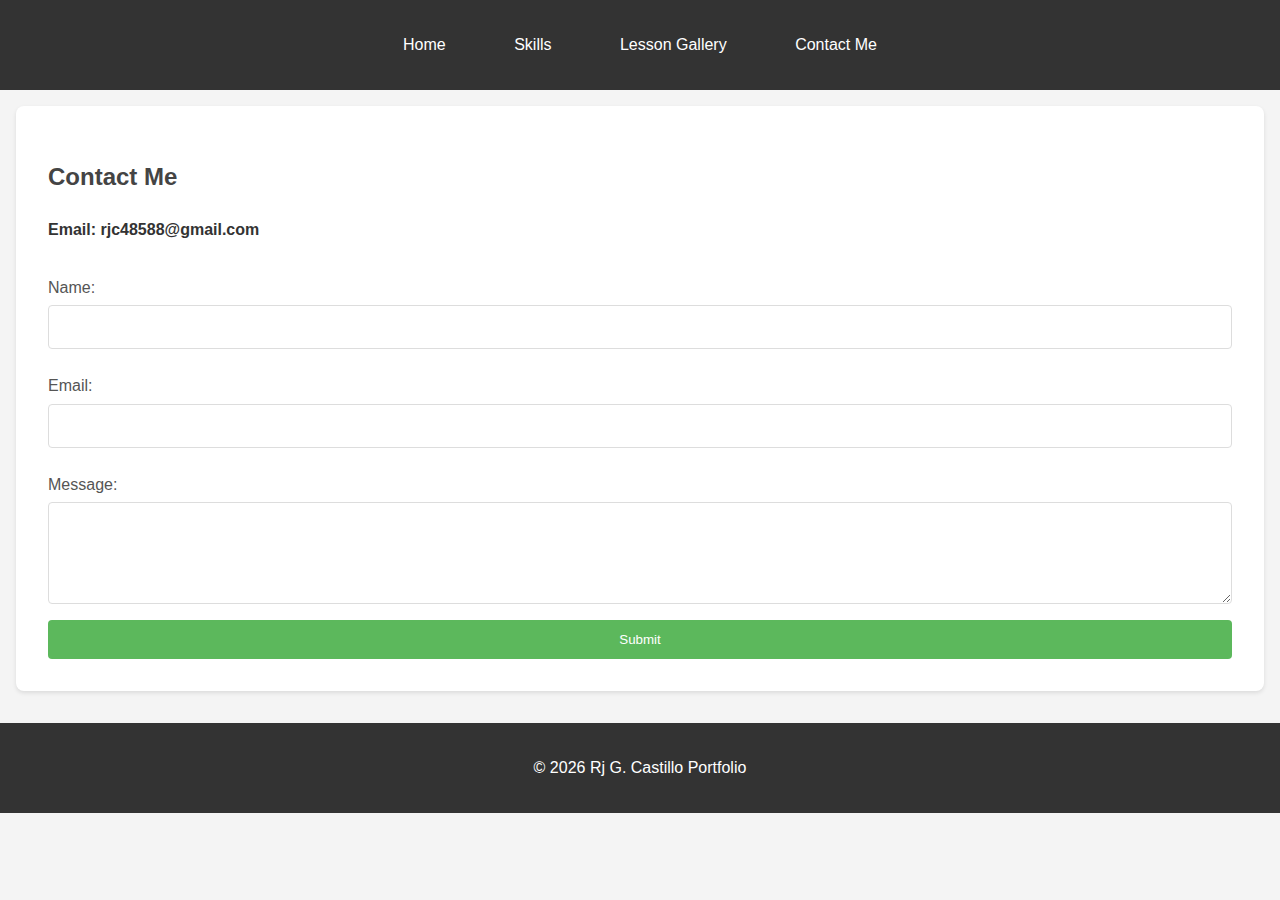
<file: Contact.html>
<!DOCTYPE html>

<html>
<head>
  <meta http-equiv="CONTENT-TYPE" content="text/html; charset=UTF-8">
  <title>Contact</title>
  <link rel="stylesheet" href="portfolio(1).css" />
  
</head>
<body>
  
  <header>
        <nav>
            <ul>
                <li><a href="index.html" class="nav-link">Home</a></li>
                <li><a href="skills.html" class="nav-link">Skills</a></li>
                <li><a href="Lesson.html" class="nav-link">Lesson Gallery</a></li>
                <li><a href="#contact" class="nav-link">Contact Me</a></li>
            </ul>
        </nav>
    </header>
<body>
         <!-- Contact Me Section -->
        <section id="contact" class="section">
            <h2>Contact Me</h2>
            <div class="contact-info">
                
                <p><h4>Email: rjc48588@gmail.com</h4></p>
            </div>
            <form id="contactForm" novalidate>
                <label for="visitorName">Name:</label>
                <input type="text" id="visitorName" name="visitorName" required />

                <label for="visitorEmail">Email:</label>
                <input type="email" id="visitorEmail" name="visitorEmail" required />

                <label for="message">Message:</label>
                <textarea id="message" name="message" rows="4" required></textarea>

                <button type="submit">Submit</button>
            </form>
        </section>
    </main>

    <script>
        // JavaScript form validation and dialog
        const form = document.getElementById('contactForm');
        form.addEventListener('submit', function(event) {
            event.preventDefault();

            const name = form.visitorName.value.trim();
            const email = form.visitorEmail.value.trim();
            const message = form.message.value.trim();

            if (!name || !email || !message) {
                alert('Please fill in all fields.');
                return;
            }

            // Simple email format check
            const emailPattern = /^[^ ]+@[^ ]+\.[a-z]{2,3}$/;
            if (!emailPattern.test(email)) {
                alert('Please enter a valid email address.');
                return;
            }

            alert(`Thank you ${name}, your message has been received!`);
            form.reset();
        });
    </script>
  <footer>
         <p>&copy; 2026 Rj G. Castillo Portfolio</p>
  </footer>
  
</body>
</html>
</file>
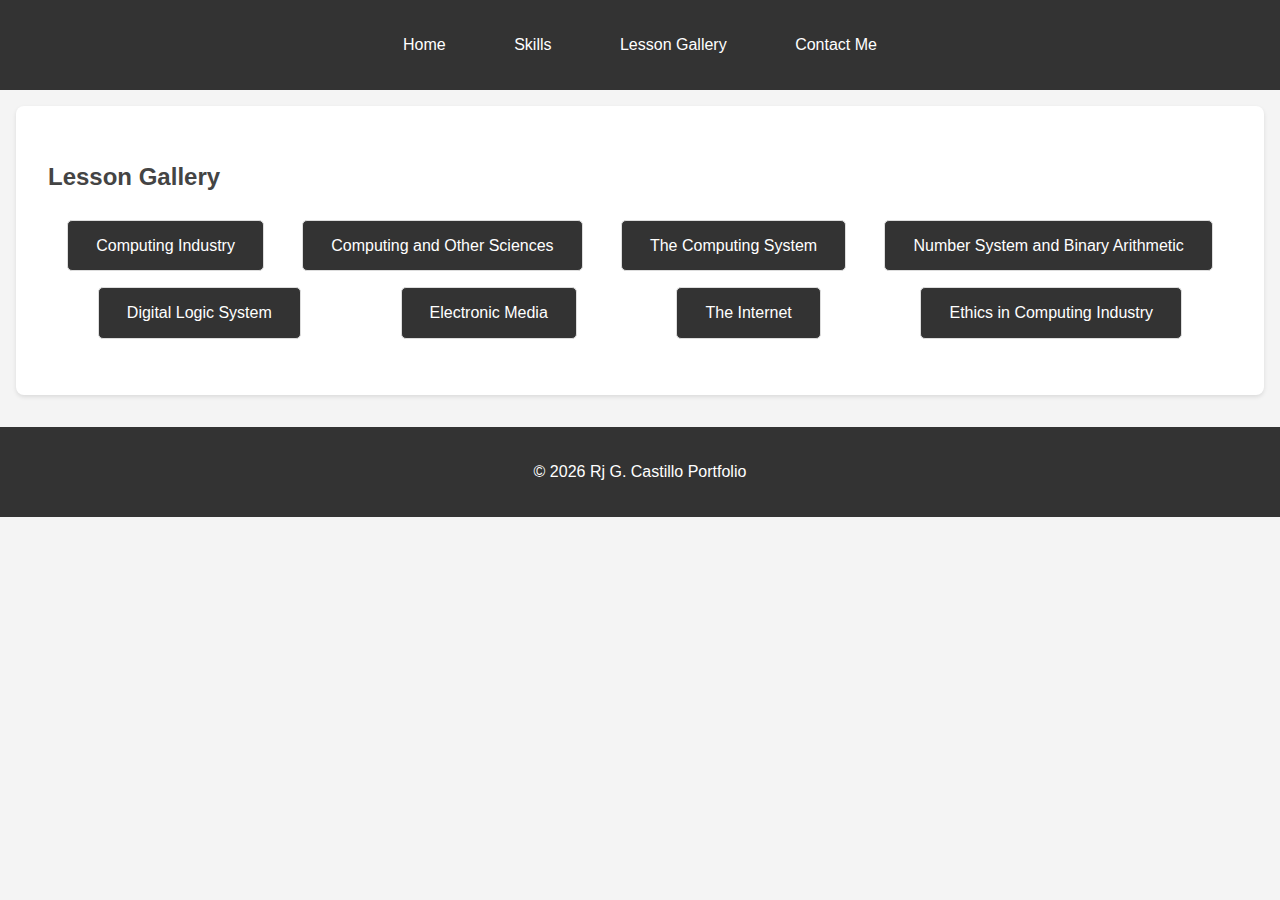
<file: Lesson.html>
<!DOCTYPE html>

<html>
<head>
  <meta http-equiv="CONTENT-TYPE" content="text/html; charset=UTF-8">
  <title>Lesson</title>
  <link rel="stylesheet" href="portfolio(1).css" />
  
</head>
<body>
  
  <header>
        <nav>
            <ul>
                <li><a href="index.html" class="nav-link">Home</a></li>
                <li><a href="skills.html" class="nav-link">Skills</a></li>
                <li><a href="#lessons" class="nav-link">Lesson Gallery</a></li>
                <li><a href="Contact.html" class="nav-link">Contact Me</a></li>
            </ul>
        </nav>
    </header>
  
              <!-- Lesson Gallery Section -->
        <section id="lessons" class="section">
            <h2>Lesson Gallery</h2>
            <ul class="lesson-list">           
                <li tabindex="0"> <a href="/storage/emulated/0/lesson1.html" class="nav-link">Computing Industry</a></li>
                <li tabindex="0"> <a href="/storage/emulated/0/lesson2.html" class="nav-link">Computing and Other Sciences</a></li>
                <li tabindex="0"> <a href="/storage/emulated/0/lesson3.html" class="nav-link">The Computing System</a></li>
                <li tabindex="0"> <a href="/storage/emulated/0/lesson4.html" class="nav-link">Number System and Binary Arithmetic</a></li>
                <li tabindex="0"> <a href="/storage/emulated/0/lesson5.html" class="nav-link">Digital Logic System</a></li>
                <li tabindex="0"> <a href="/storage/emulated/0/lesson6.html" class="nav-link">Electronic Media</a></li>
                <li tabindex="0"> <a href="/storage/emulated/0/lesson7.html" class="nav-link">The Internet</a></li>
                <li tabindex="0"> <a href="/storage/emulated/0/lesson8.html" class="nav-link">Ethics in Computing Industry</a></li>
            </ul>
        </section>
          
    <footer>
         <p>&copy; 2026 Rj G. Castillo Portfolio</p>
    </footer>
</body>
</html>
</file>
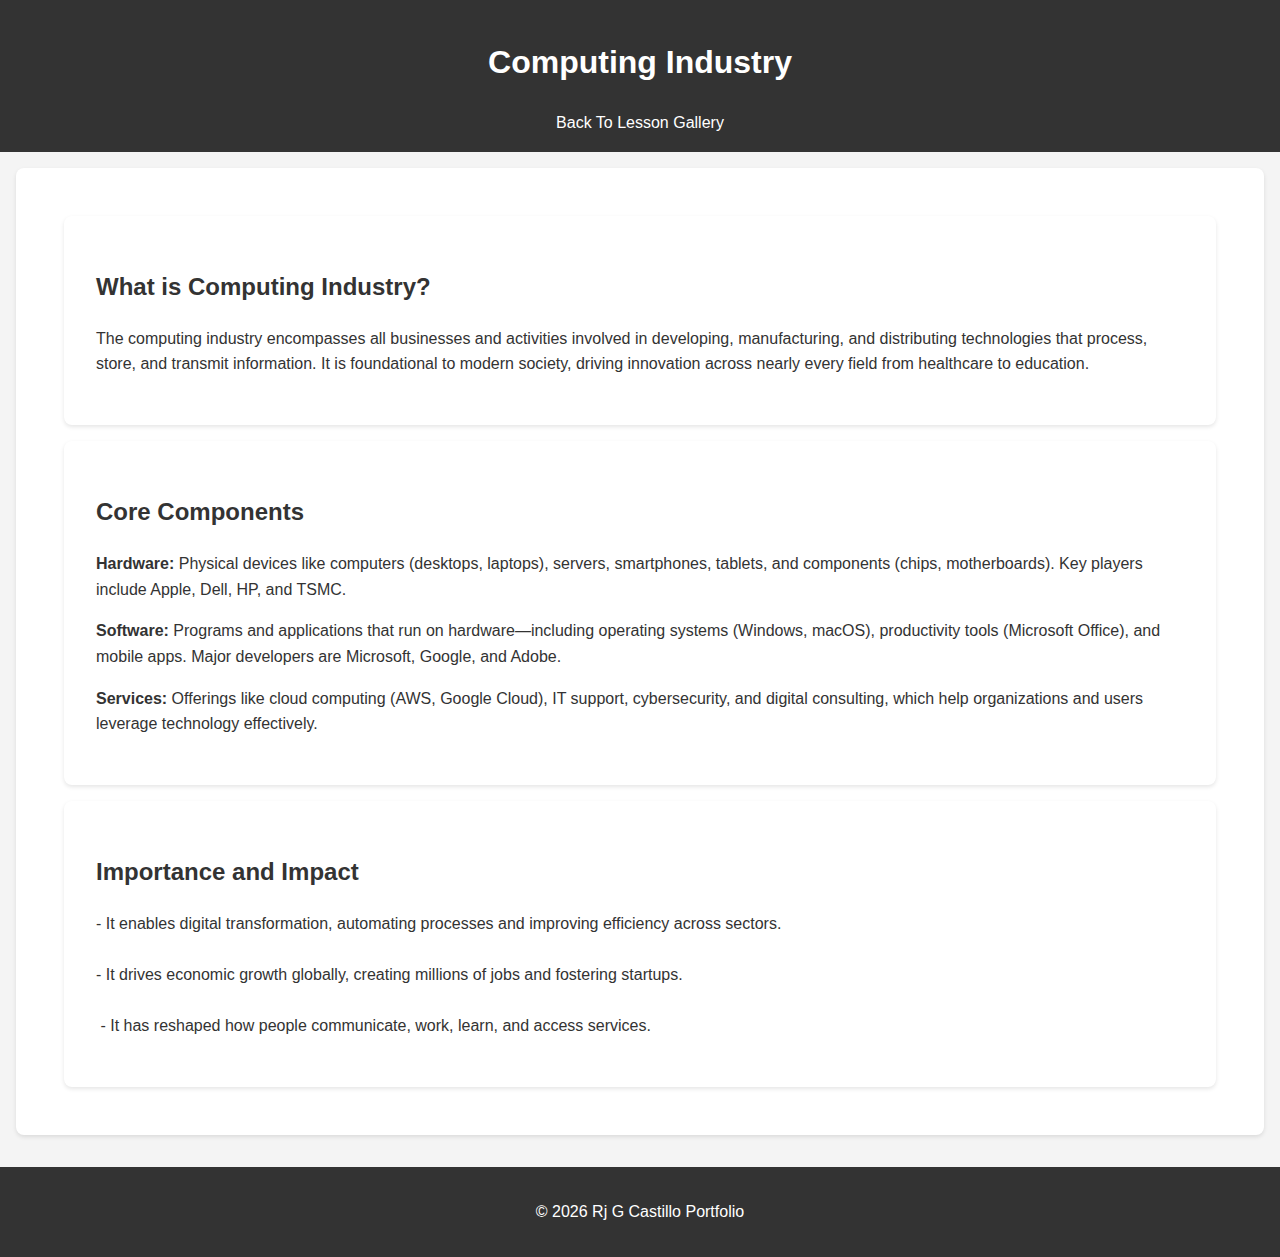
<file: lesson1.html>
<!DOCTYPE html>
<html>

<head>
    <meta charset="UTF-8">
    
    <title>Computing Industry</title>
    
    <link rel="stylesheet" href="lessons.css">
</head>

<body>
    <header>
        <h1>Computing Industry</h1>
      
        <a href="Lesson.html">Back To Lesson Gallery</a>      
    </header>
    <main>
        <section>
            <h2>What is Computing Industry?</h2>
            <p>The computing industry encompasses all businesses and activities involved in developing, manufacturing, and distributing technologies that process, store, and transmit information. It is foundational to modern society, driving innovation across nearly every field from healthcare to education.</p>
            <!-- Add more content here -->
        </section>
        
        <section>
            <h2>Core Components</h2>
            <p><strong>Hardware: </strong>Physical devices like computers (desktops, laptops), servers, smartphones, tablets, and components (chips, motherboards). Key players include Apple, Dell, HP, and TSMC.</p>
            <p><strong>Software: </strong>Programs and applications that run on hardware—including operating systems (Windows, macOS), productivity tools (Microsoft Office), and mobile apps. Major developers are Microsoft, Google, and Adobe.</p>
            <p><strong>Services: </strong>Offerings like cloud computing (AWS, Google Cloud), IT support, cybersecurity, and digital consulting, which help organizations and users leverage technology effectively.</p>       
        </section>
        
        <section>
            <h2>Importance and Impact</h2>
            <p>- It enables digital transformation, automating processes and improving efficiency across sectors.<br><br>
               - It drives economic growth globally, creating millions of jobs and fostering startups.<br><br>
​               - It has reshaped how people communicate, work, learn, and access services.</p>
        </section>
        
    </main>
    
    <footer>
        <p>&copy; 2026 Rj G Castillo Portfolio</p>
    </footer>
    
</body>
</html>
</file>
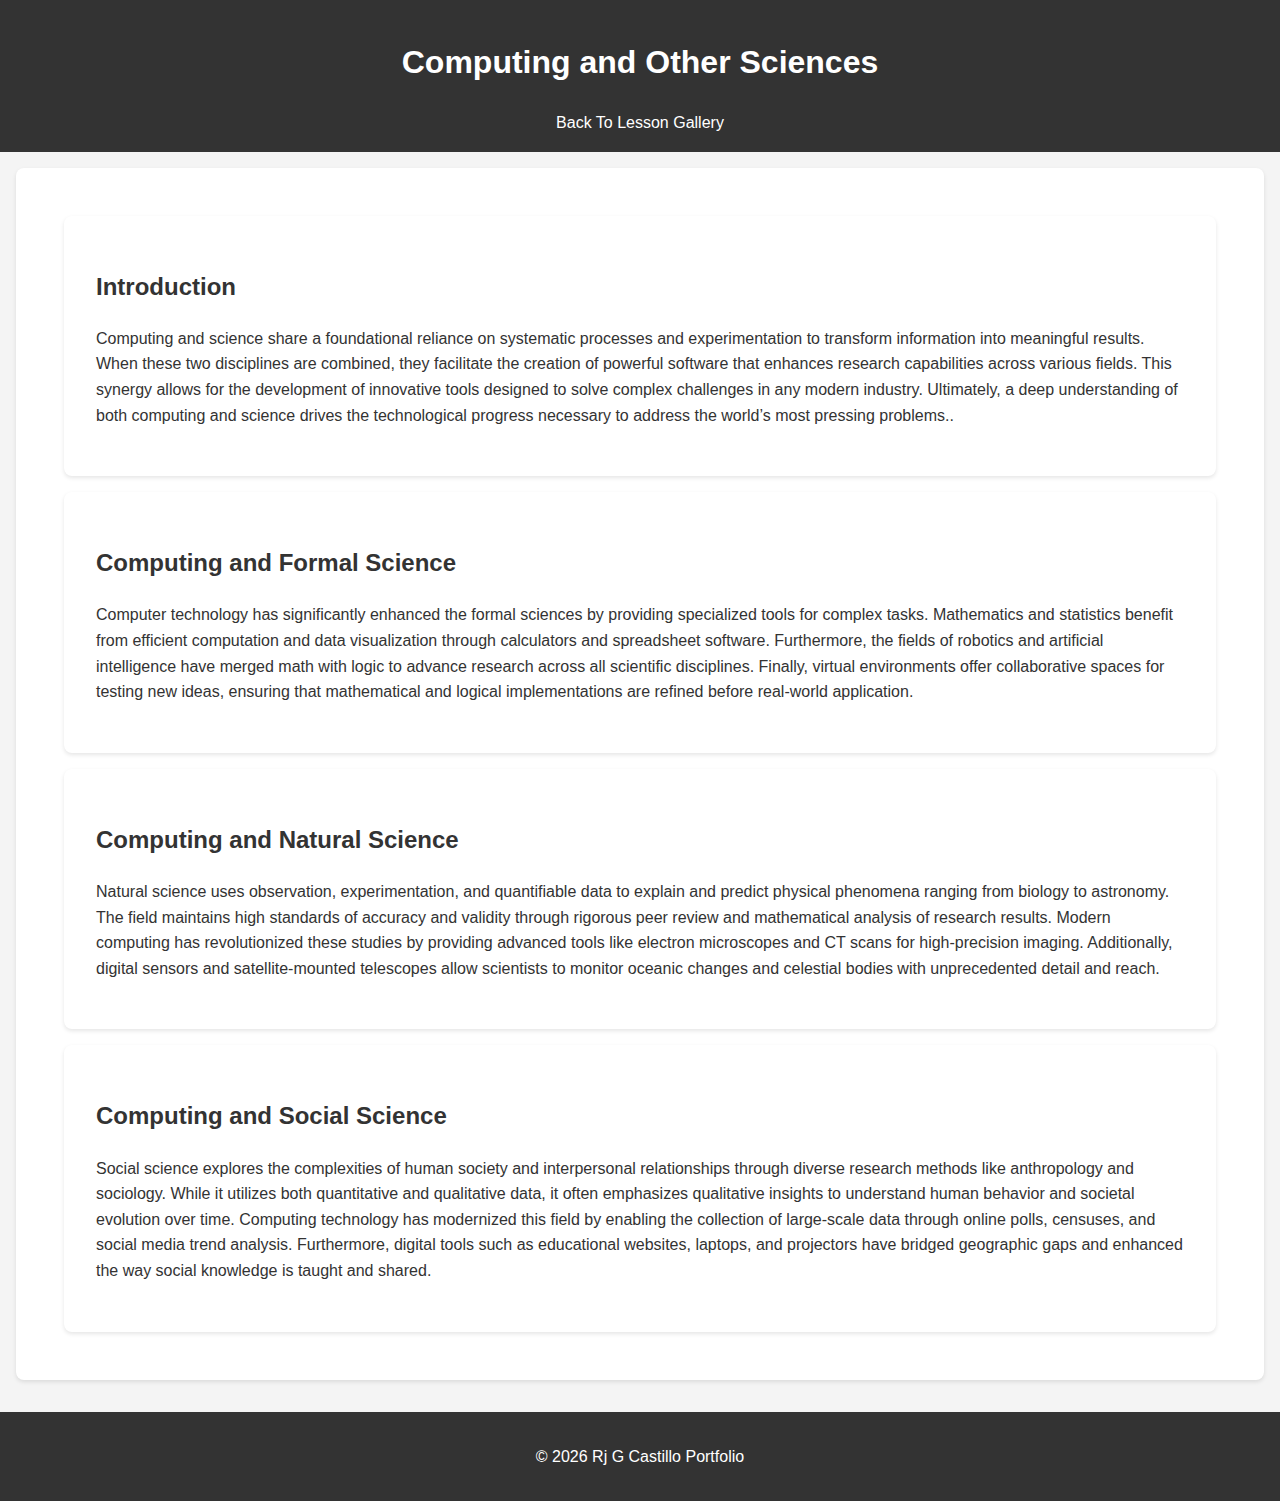
<file: lesson2.html>
<!DOCTYPE html>
<html>

<head>
    <meta charset="UTF-8">
    
    <title>Computing and Other Sciences</title>
    
    <link rel="stylesheet" href="lessons.css">
</head>

<body>
    <header>
        <h1>Computing and Other Sciences</h1>
        <a href="Lesson.html" class="nav-link">Back To Lesson Gallery</a>
    </header>
    <main>
        <section>
            <h2>Introduction</h2>
            <p>Computing and science share a foundational reliance on systematic processes and experimentation to transform information into meaningful results. When these two disciplines are combined, they facilitate the creation of powerful software that enhances research capabilities across various fields. This synergy allows for the development of innovative tools designed to solve complex challenges in any modern industry. Ultimately, a deep understanding of both computing and science drives the technological progress necessary to address the world’s most pressing problems..</p>
        </section>
        
        <section>
            <h2>Computing and Formal Science</h2>
            <p>Computer technology has significantly enhanced the formal sciences by providing specialized tools for complex tasks. Mathematics and statistics benefit from efficient computation and data visualization through calculators and spreadsheet software. Furthermore, the fields of robotics and artificial intelligence have merged math with logic to advance research across all scientific disciplines. Finally, virtual environments offer collaborative spaces for testing new ideas, ensuring that mathematical and logical implementations are refined before real-world application.</p>
        </section>
        
        <section>
            <h2>Computing and Natural Science</h2>
            <p>Natural science uses observation, experimentation, and quantifiable data to explain and predict physical phenomena ranging from biology to astronomy. The field maintains high standards of accuracy and validity through rigorous peer review and mathematical analysis of research results. Modern computing has revolutionized these studies by providing advanced tools like electron microscopes and CT scans for high-precision imaging. Additionally, digital sensors and satellite-mounted telescopes allow scientists to monitor oceanic changes and celestial bodies with unprecedented detail and reach.</p>
        </section>
        
        <section>
            <h2>Computing and Social Science</h2>
            <p>Social science explores the complexities of human society and interpersonal relationships through diverse research methods like anthropology and sociology. While it utilizes both quantitative and qualitative data, it often emphasizes qualitative insights to understand human behavior and societal evolution over time. Computing technology has modernized this field by enabling the collection of large-scale data through online polls, censuses, and social media trend analysis. Furthermore, digital tools such as educational websites, laptops, and projectors have bridged geographic gaps and enhanced the way social knowledge is taught and shared.</p>
        </section>
        
    </main>
    <footer>
        <p>&copy; 2026 Rj G Castillo Portfolio</p>
    </footer>
</body>
</html>
</file>
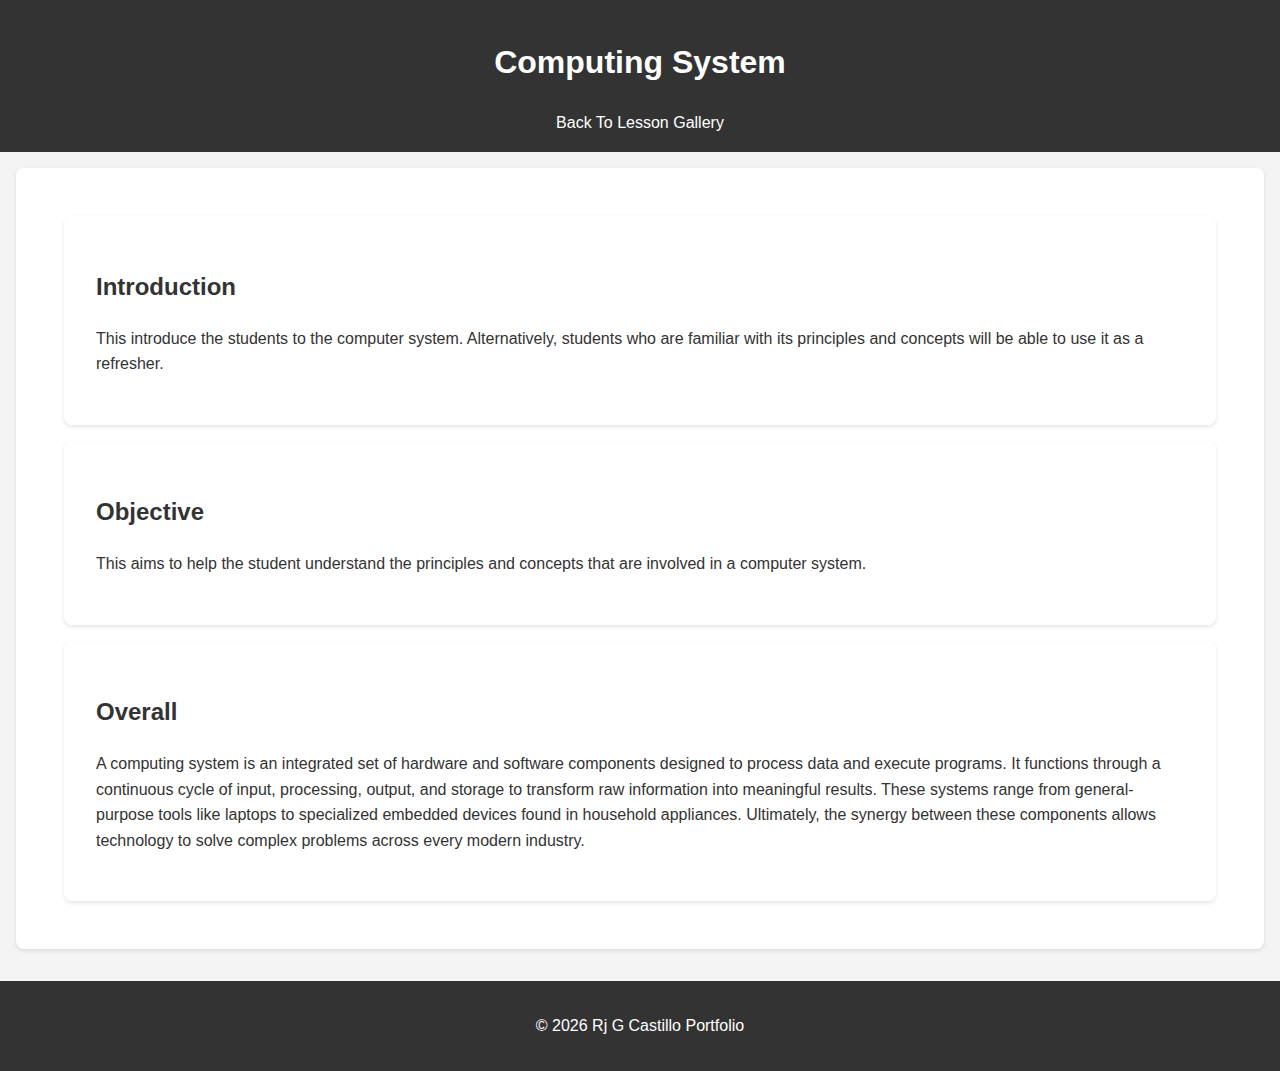
<file: lesson3.html>
<!DOCTYPE html>
<html>

<head>
    <meta charset="UTF-8">
    
    <title>Computing System</title>
    
    <link rel="stylesheet" href="lessons.css">
</head>

<body>
    
    <header>
        <h1>Computing System</h1>
      
        <a href="Lesson.html">Back To Lesson Gallery</a>      
    </header>
    
    <main>
        
        <section>
            <h2>Introduction</h2>
            <p>This introduce the students to the computer system.
Alternatively, students who are familiar with its principles
and concepts will be able to use it as a refresher.</p>
            <!-- Add more content here -->
        </section>
        
        <section>
            <h2>Objective</h2>
            <p>This aims to help the student understand the principles and 
concepts that are involved in a computer system.</p>
        </section>
        
        <section>
            <h2>Overall</h2>
            <p>A computing system is an integrated set of hardware and software components designed to process data and execute programs. It functions through a continuous cycle of input, processing, output, and storage to transform raw information into meaningful results. These systems range from general-purpose tools like laptops to specialized embedded devices found in household appliances. Ultimately, the synergy between these components allows technology to solve complex problems across every modern industry.</p>
        </section>
        
    </main>
        
    
    <footer>
        <p>&copy; 2026 Rj G Castillo Portfolio</p>
    </footer>
    
</body>
</html>
</file>
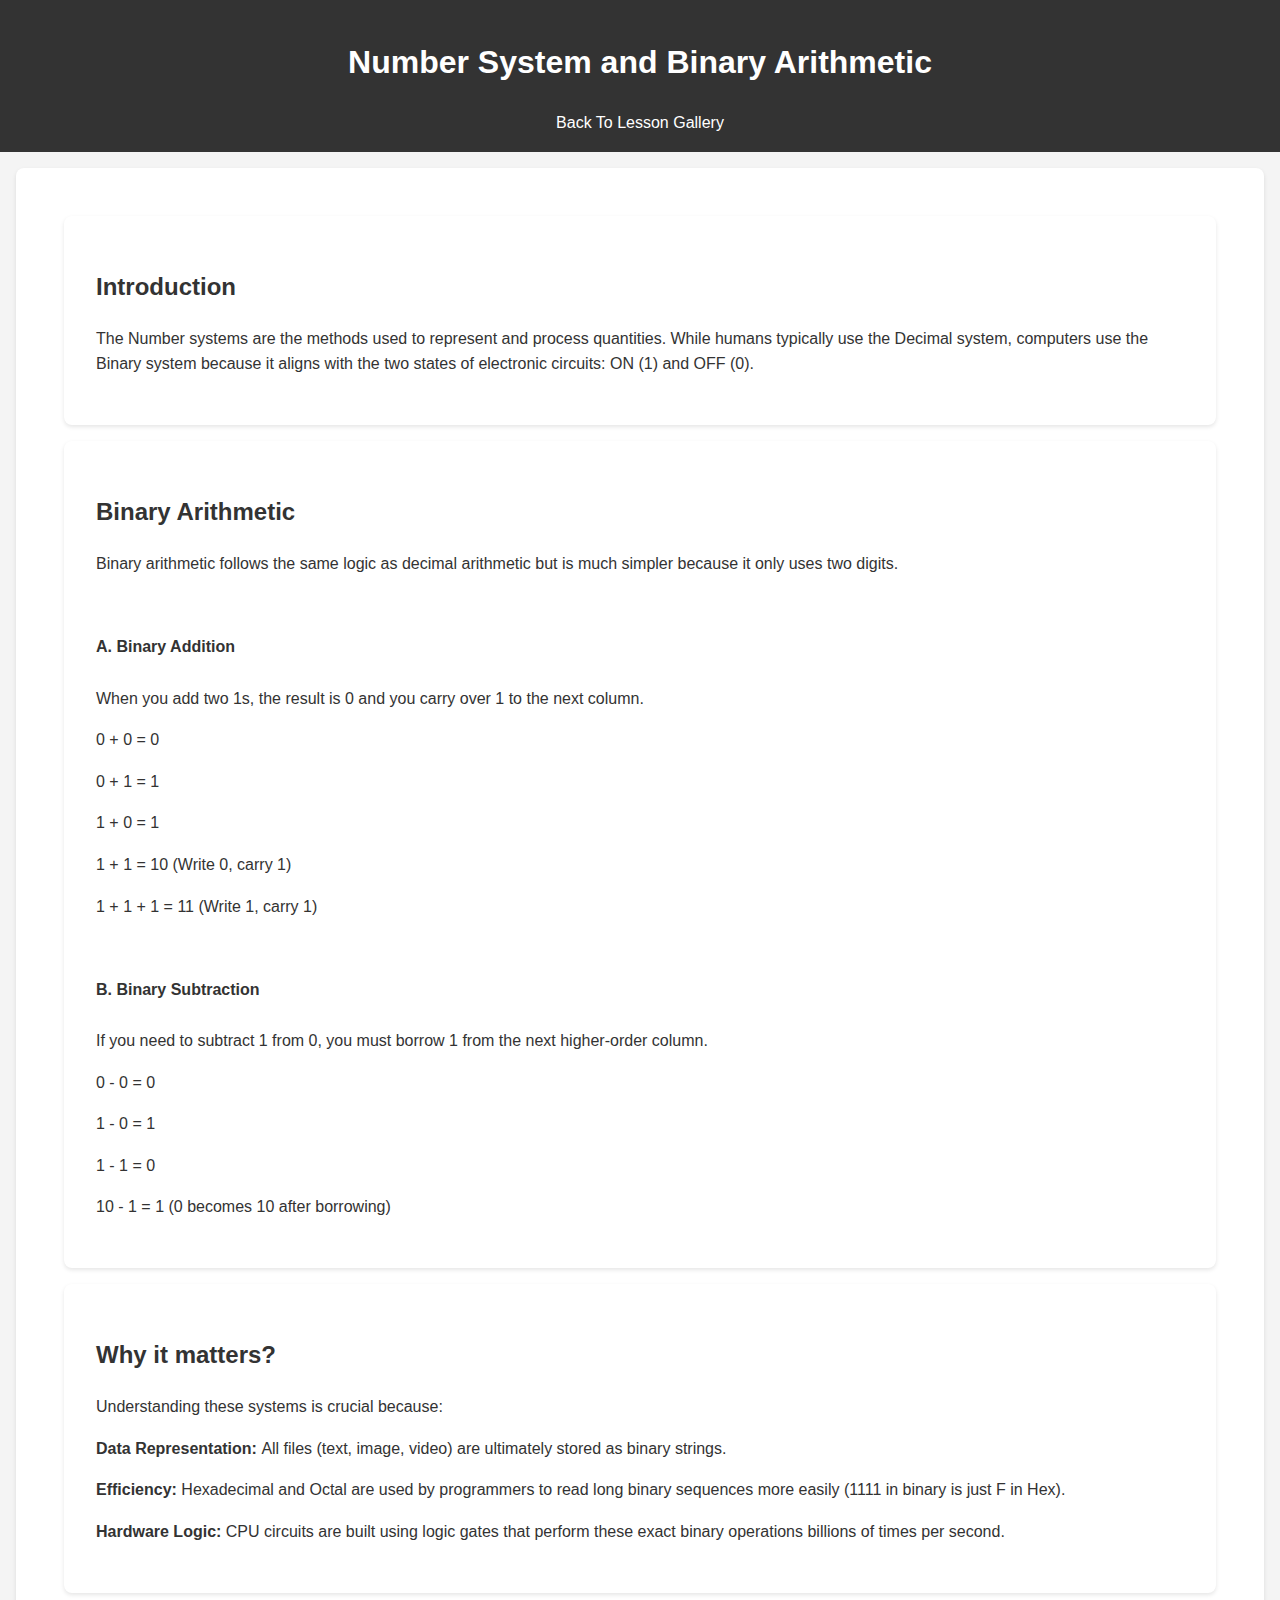
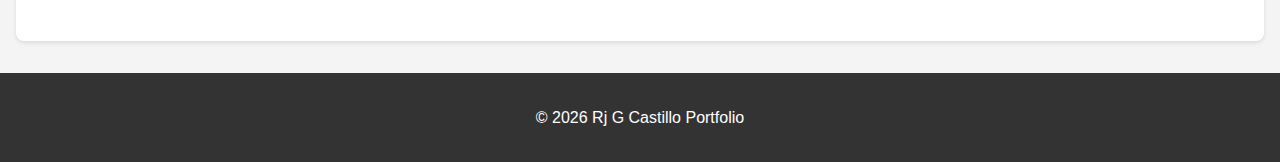
<file: lesson4.html>
<!DOCTYPE html>
<html>

<head>
    <meta charset="UTF-8">
    
    <title>Number System and Binary Arithmetic</title>
    
    <link rel="stylesheet" href="lessons.css">
</head>

<body>
    
    <header>
        <h1>Number System and Binary Arithmetic</h1>
      
        <a href="Lesson.html">Back To Lesson Gallery</a>      
    </header>
    
    <main>
        
        <section>
            <h2>Introduction</h2>
            <p>The Number systems are the methods used to represent and process quantities. While humans typically use the Decimal system, computers use the Binary system because it aligns with the two states of electronic circuits: ON (1) and OFF (0).</p>
        </section>
        
        <section>
            <h2>Binary Arithmetic</h2>
            <p>Binary arithmetic follows the same logic as decimal arithmetic but is much simpler because it only uses two digits.</p><br>
            <p><strong>A. Binary Addition</strong><br><br>
​When you add two 1s, the result is 0 and you carry over 1 to the next column.</p>
            <p>0 + 0 = 0</p>
            <p>0 + 1 = 1</p>
            <p>1 + 0 = 1</p>
            <p>1 + 1 = 10 (Write 0, carry 1)</p>
            <p>1 + 1 + 1 = 11 (Write 1, carry 1)</p><br>
            <p><strong>B. Binary Subtraction</strong><br><br>
                ​If you need to subtract 1 from 0, you must borrow 1 from the next higher-order column.</p>
            <p>0 - 0 = 0</p>
            <p>1 - 0 = 1</p>
            <p>1 - 1 = 0</p>
            <p>10 - 1 = 1 (0 becomes 10 after borrowing)</p>
            
        </section>
        
        
        <section>
            <h2>Why it matters?</h2>
            <p>Understanding these systems is crucial because:</p>
            <p><strong>Data Representation: </strong>All files (text, image, video) are ultimately stored as binary strings.</p>
            <p><strong>Efficiency: </strong>Hexadecimal and Octal are used by programmers to read long binary sequences more easily (1111 in binary is just F in Hex).</p>
            <p><strong>Hardware Logic: </strong>CPU circuits are built using logic gates that perform these exact binary operations billions of times per second.</p>
            
            
        </section>
        
    </main>
    
    <footer>
        <p>&copy; 2026 Rj G Castillo Portfolio</p>
    </footer>
    
</body>
</html>
</file>
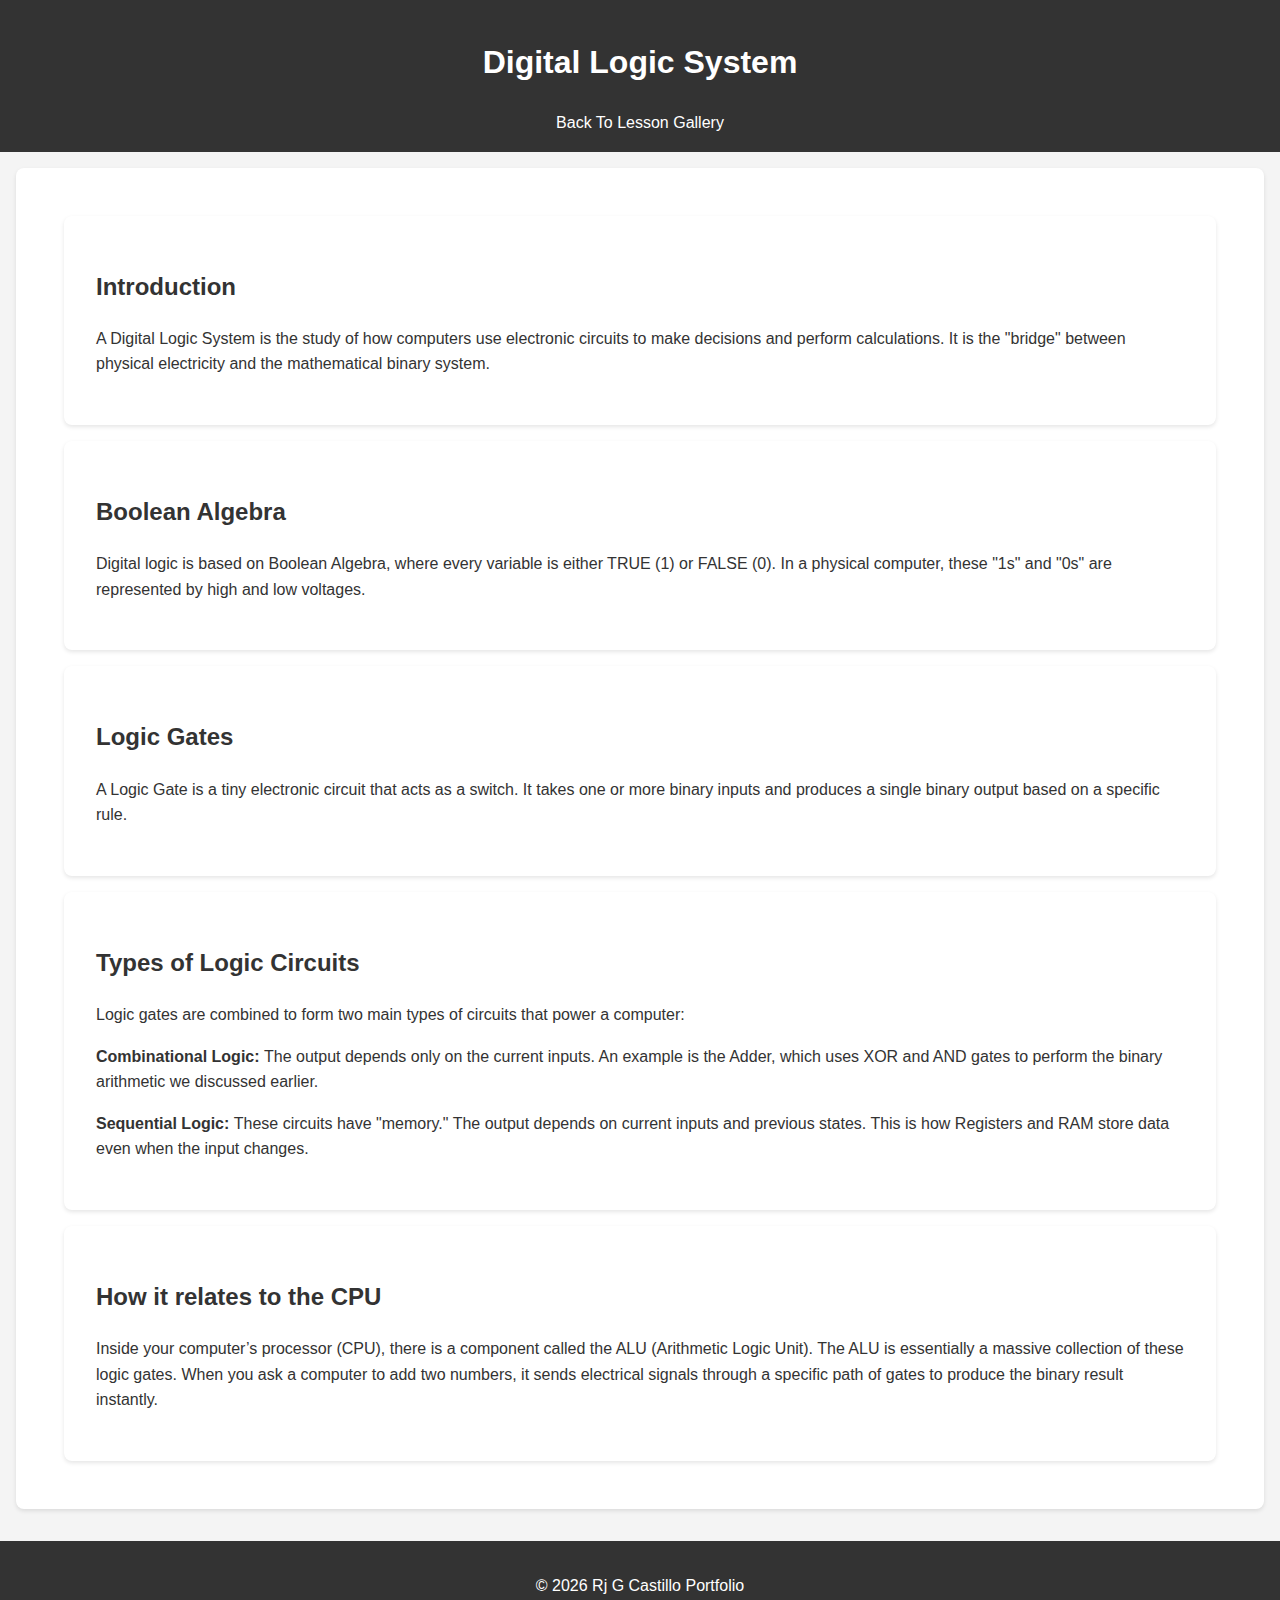
<file: lesson5.html>
<!DOCTYPE html>
<html>

<head>
    <meta charset="UTF-8">
    
    <title>Digital Logic System</title>
    
    <link rel="stylesheet" href="lessons.css">
</head>

<body>
    <header>
        <h1>Digital Logic System</h1>
      
        <a href="Lesson.html">Back To Lesson Gallery</a>      
    </header>
    <main>
        
        <section>
            <h2>Introduction</h2>
            <p>A Digital Logic System is the study of how computers use electronic circuits to make decisions and perform calculations. It is the "bridge" between physical electricity and the mathematical binary system.</p>
        </section>
        
        <section>
            <h2>Boolean Algebra</h2>
            <p>Digital logic is based on Boolean Algebra, where every variable is either TRUE (1) or FALSE (0). In a physical computer, these "1s" and "0s" are represented by high and low voltages.</p>
        </section>
        
        <section>
            <h2>Logic Gates</h2>
            <p>​A Logic Gate is a tiny electronic circuit that acts as a switch. It takes one or more binary inputs and produces a single binary output based on a specific rule.</p>
        </section>
        
        <section>
            <h2>Types of Logic Circuits</h2>
            <p>Logic gates are combined to form two main types of circuits that power a computer:</p>
            <p><strong>Combinational Logic: </strong>The output depends only on the current inputs. An example is the Adder, which uses XOR and AND gates to perform the binary arithmetic we discussed earlier.</p>
            <p><strong>Sequential Logic: </strong>These circuits have "memory." The output depends on current inputs and previous states. This is how Registers and RAM store data even when the input changes.</p>          
        </section>
        
        <section>
            <h2>How it relates to the CPU</h2>
            <p>Inside your computer’s processor (CPU), there is a component called the ALU (Arithmetic Logic Unit). The ALU is essentially a massive collection of these logic gates. When you ask a computer to add two numbers, it sends electrical signals through a specific path of gates to produce the binary result instantly.</p>
        </section>
    </main>
    
    <footer>
        <p>&copy; 2026 Rj G Castillo Portfolio</p>
    </footer>
    
</body>
</html>
</file>
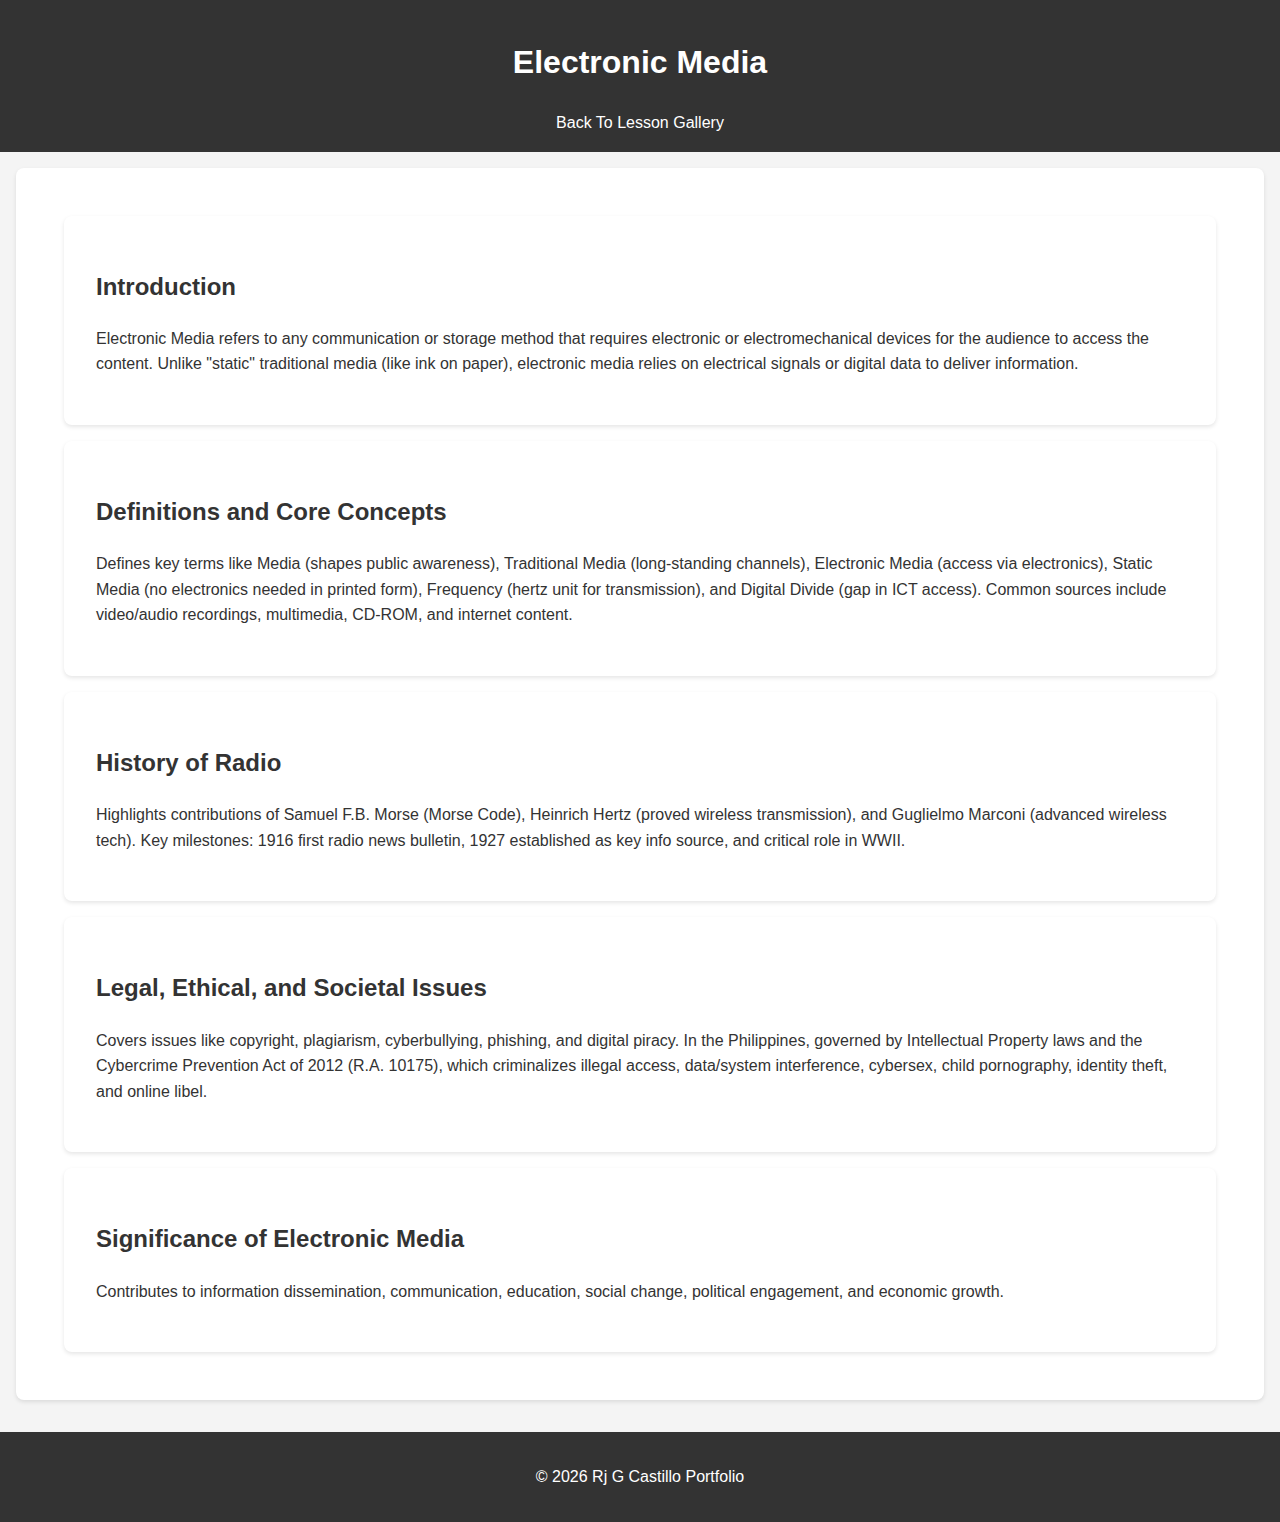
<file: lesson6.html>
<!DOCTYPE html>
<html>

<head>
    <meta charset="UTF-8">
    
    <title>Electronic Media</title>
    
    <link rel="stylesheet" href="lessons.css">
</head>

<body>
    <header>
        <h1>Electronic Media</h1>
      
        <a href="Lesson.html">Back To Lesson Gallery</a>      
    </header>
    <main>
      
        <section>
            <h2>Introduction</h2>
            <p>Electronic Media refers to any communication or storage method that requires electronic or electromechanical devices for the audience to access the content. Unlike "static" traditional media (like ink on paper), electronic media relies on electrical signals or digital data to deliver information.</p>   
        </section>
            
        <section>
            <h2>Definitions and Core Concepts</h2>
            <p>Defines key terms like Media (shapes public awareness), Traditional Media (long-standing channels), Electronic Media (access via electronics), Static Media (no electronics needed in printed form), Frequency (hertz unit for transmission), and Digital Divide (gap in ICT access). Common sources include video/audio recordings, multimedia, CD-ROM, and internet content.</p>
        </section>      
      
        <section>
            <h2>History of Radio</h2>
            <p>Highlights contributions of Samuel F.B. Morse (Morse Code), Heinrich Hertz (proved wireless transmission), and Guglielmo Marconi (advanced wireless tech). Key milestones: 1916 first radio news bulletin, 1927 established as key info source, and critical role in WWII.</p>
        </section>
      
        <section>
            <h2>Legal, Ethical, and Societal Issues</h2>
            <p>Covers issues like copyright, plagiarism, cyberbullying, phishing, and digital piracy. In the Philippines, governed by Intellectual Property laws and the Cybercrime Prevention Act of 2012 (R.A. 10175), which criminalizes illegal access, data/system interference, cybersex, child pornography, identity theft, and online libel.</p>
        </section>
      
        <section>
            <h2>Significance of Electronic Media</h2>
            <p>Contributes to information dissemination, communication, education, social change, political engagement, and economic growth.</p>
        </section>
      
    </main>
    
    <footer>
        <p>&copy; 2026 Rj G Castillo Portfolio</p>
    </footer>
    
</body>
</html>
</file>
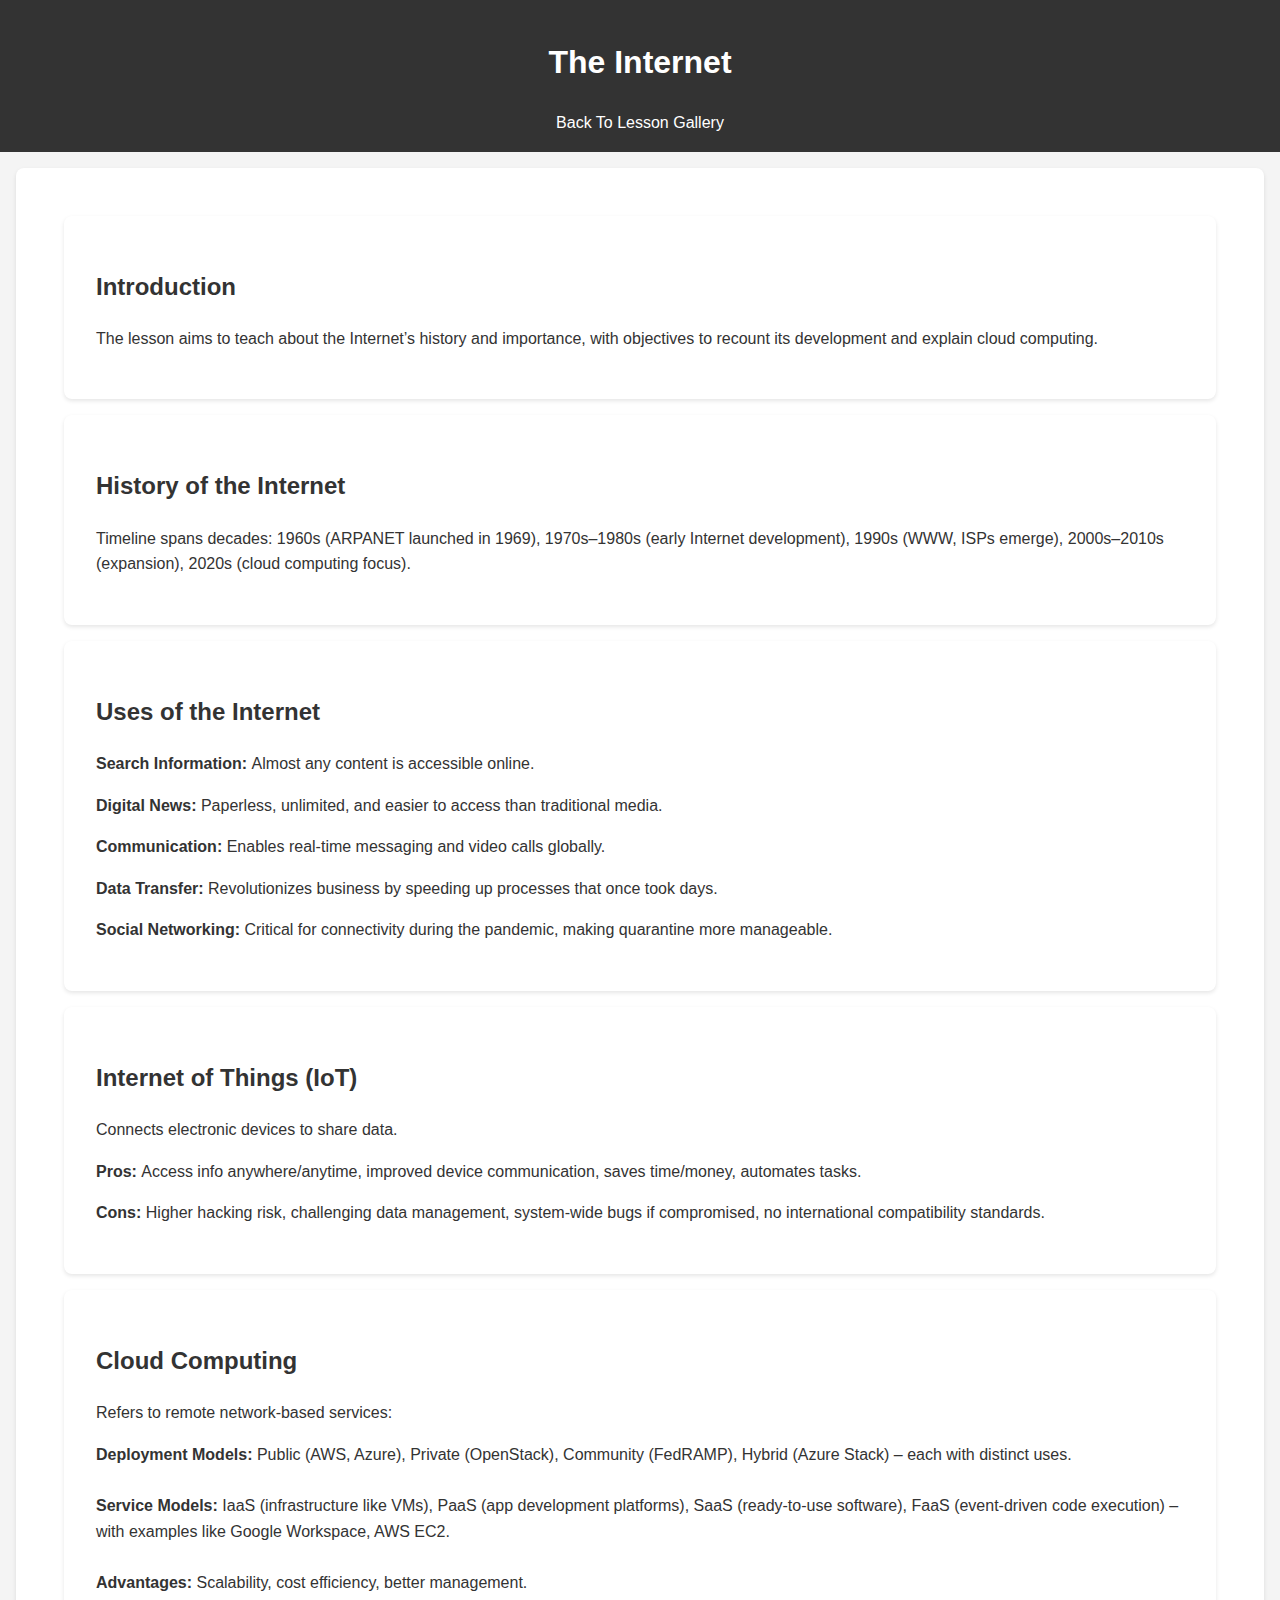
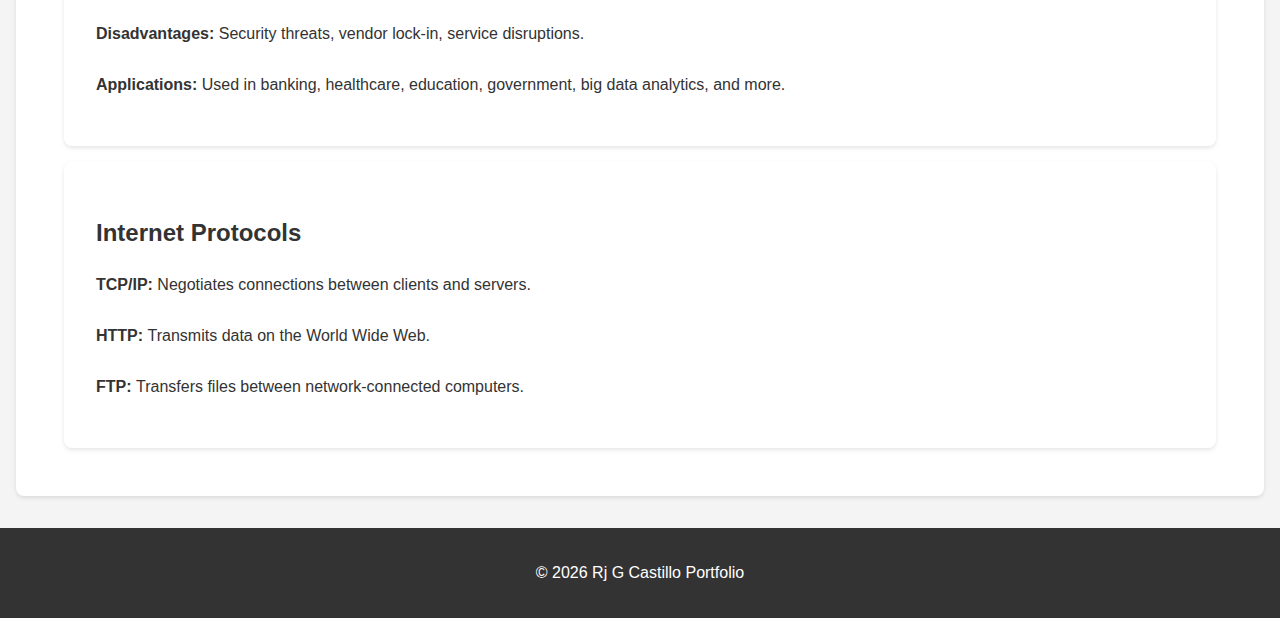
<file: lesson7.html>
<!DOCTYPE html>
<html>

<head>
    <meta charset="UTF-8">
    
    <title>The Internet</title>
    
    <link rel="stylesheet" href="lessons.css">
</head>

<body>
    <header>
        <h1>The Internet</h1>
      
        <a href="Lesson.html">Back To Lesson Gallery</a>      
    </header>
    <main>
        <section>
            <h2>Introduction</h2>
            <p>The lesson aims to teach about the Internet’s history and importance, with objectives to recount its development and explain cloud computing.</p>
        </section>
      
        <section>
            <h2>History of the Internet</h2>
            <p>Timeline spans decades: 1960s (ARPANET launched in 1969), 1970s–1980s (early Internet development), 1990s (WWW, ISPs emerge), 2000s–2010s (expansion), 2020s (cloud computing focus).</p>
        </section>
      
        <section>
            <h2>Uses of the Internet</h2>
            <p><strong>Search Information: </strong>Almost any content is accessible online.</p>
            <p><strong>Digital News: </strong>Paperless, unlimited, and easier to access than traditional media.</p>
            <p><strong>Communication: </strong>Enables real-time messaging and video calls globally.</p>
            <p><strong>Data Transfer: </strong>Revolutionizes business by speeding up processes that once took days.</p>
            <p><strong>Social Networking: </strong>Critical for connectivity during the pandemic, making quarantine more manageable.</p>
        </section>
      
        <section>
          <h2>Internet of Things (IoT)</h2>
          <p>Connects electronic devices to share data.</p>
          <p><strong>Pros: </strong>Access info anywhere/anytime, improved device communication, saves time/money, automates tasks.</p>
          <p><strong>Cons: </strong>Higher hacking risk, challenging data management, system-wide bugs if compromised, no international compatibility standards.</p>
        </section>
      
        <section>
          
          <h2>Cloud Computing</h2>
          <p>Refers to remote network-based services:</p>
          <p><strong>Deployment Models: </strong>Public (AWS, Azure), Private (OpenStack), Community (FedRAMP), Hybrid (Azure Stack) – each with distinct uses.<br><br>
​
             <strong>Service Models: </strong>IaaS (infrastructure like VMs), PaaS (app development platforms), SaaS (ready-to-use software), FaaS (event-driven code execution) – with examples like Google Workspace, AWS EC2.<br><br>
​
             <strong>Advantages: </strong>Scalability, cost efficiency, better management.<br><br>
​
             <strong>Disadvantages: </strong>Security threats, vendor lock-in, service disruptions.<br><br>
​
             <strong>Applications: </strong>Used in banking, healthcare, education, government, big data analytics, and more.</p>
          
        </section>
      
        <section>
          <h2>Internet Protocols</h2>
          <p><strong>TCP/IP: </strong>Negotiates connections between clients and servers.<br><br>
​
             <strong>HTTP: </strong>Transmits data on the World Wide Web.<br><br>
​
             <strong>FTP: </strong>Transfers files between network-connected computers.</p>
        </section>
      
    </main>
    
    <footer>
        <p>&copy; 2026 Rj G Castillo Portfolio</p>
    </footer>
    
</body>
</html>
</file>
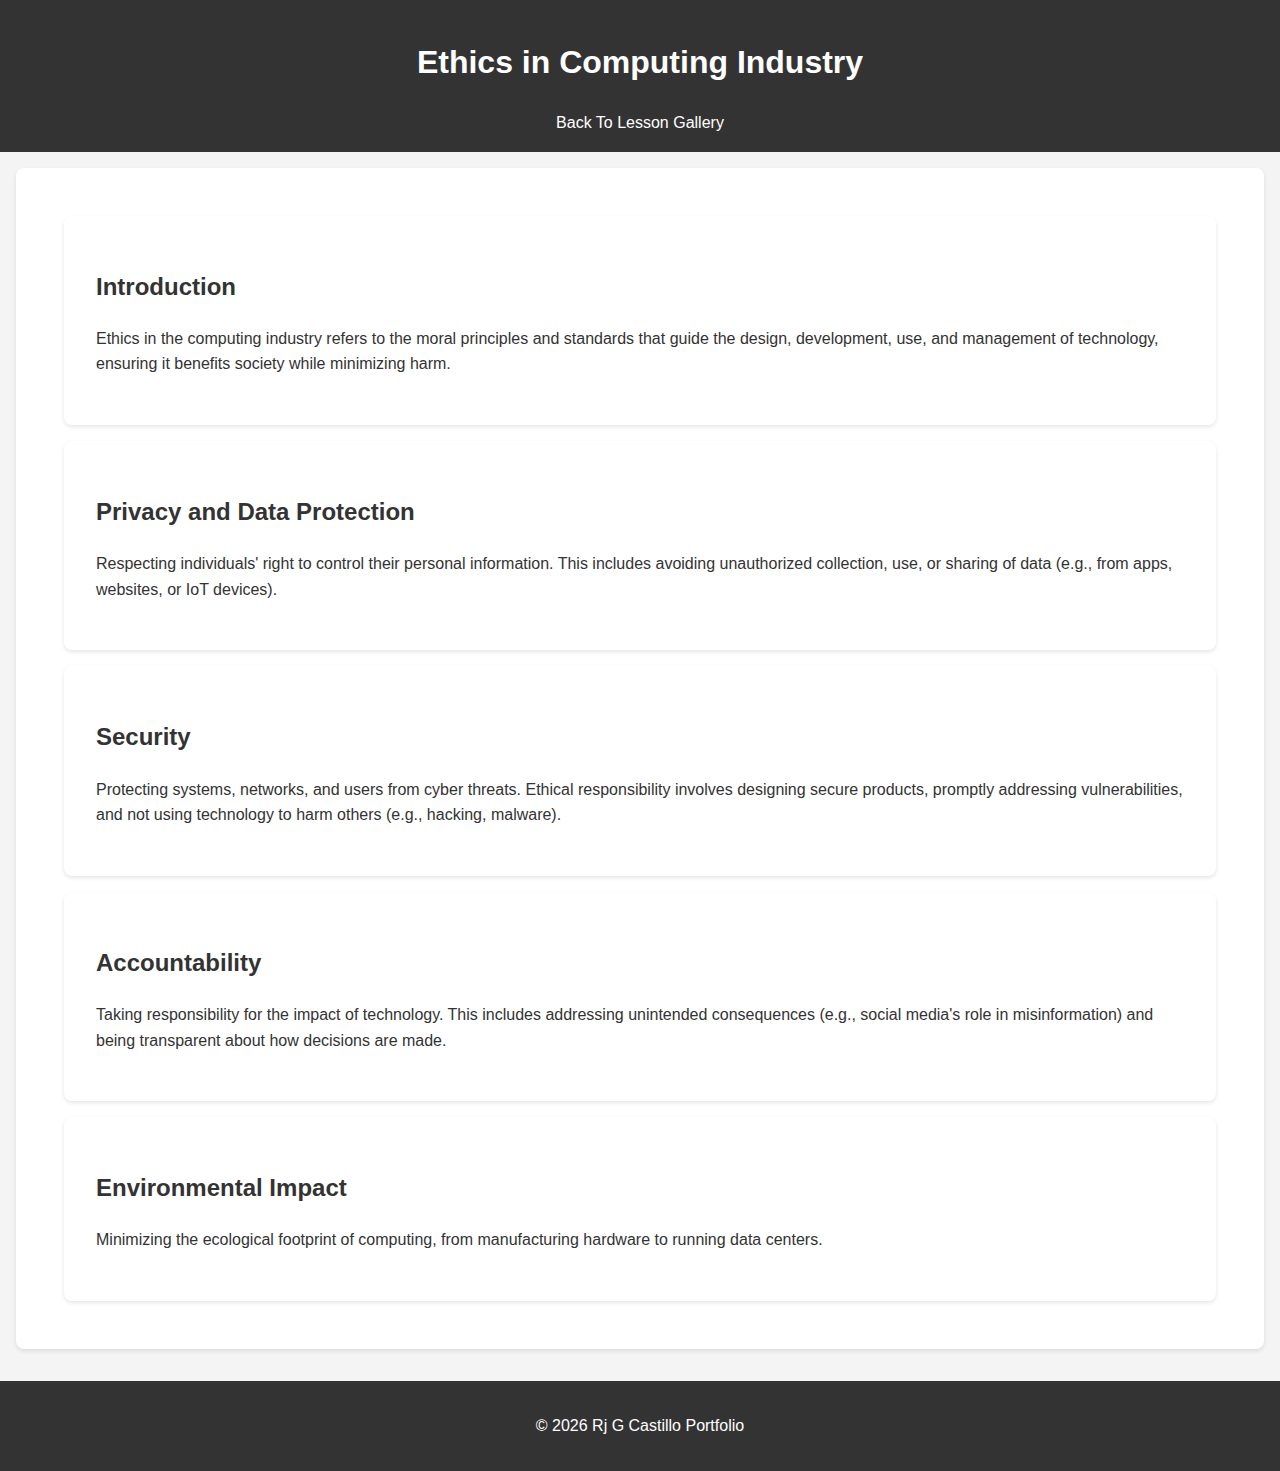
<file: lesson8.html>
<!DOCTYPE html>
<html>

<head>
    <meta charset="UTF-8">
    
    <title>Ethics in Computing Industry</title>
    
    <link rel="stylesheet" href="lessons.css">
</head>

<body>
    <header>
        <h1>Ethics in Computing Industry</h1>
      
        <a href="Lesson.html">Back To Lesson Gallery</a>      
    </header>
    <main>
        <section>
            <h2>Introduction</h2>
            <p>Ethics in the computing industry refers to the moral principles and standards that guide the design, development, use, and management of technology, ensuring it benefits society while minimizing harm.</p>
        </section>
      
        <section>
            <h2>Privacy and Data Protection</h2>
            <p>Respecting individuals' right to control their personal information. This includes avoiding unauthorized collection, use, or sharing of data (e.g., from apps, websites, or IoT devices).</p>
        </section>
      
        <section>
            <h2>Security</h2>
            <p>Protecting systems, networks, and users from cyber threats. Ethical responsibility involves designing secure products, promptly addressing vulnerabilities, and not using technology to harm others (e.g., hacking, malware).</p>
        </section>
      
        <section>
            <h2>Accountability</h2>
            <p>Taking responsibility for the impact of technology. This includes addressing unintended consequences (e.g., social media's role in misinformation) and being transparent about how decisions are made.</p>
        </section>
      
        <section>
            <h2>Environmental Impact</h2>
            <p>Minimizing the ecological footprint of computing, from manufacturing hardware to running data centers.</p>
        </section>
      
    </main>
    
    <footer>
        <p>&copy; 2026 Rj G Castillo Portfolio</p>
    </footer>
    
</body>
</html>
</file>
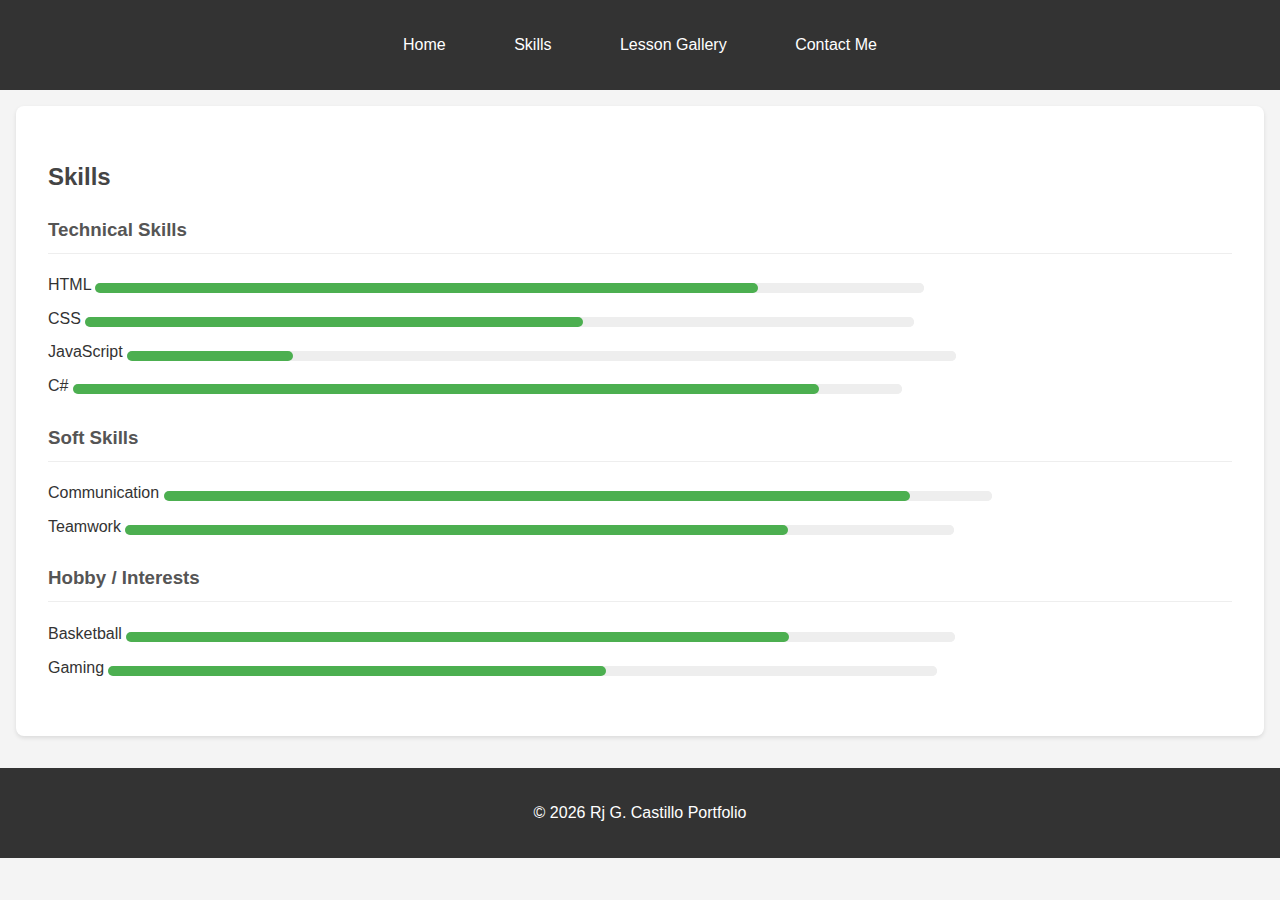
<file: skills.html>
<!DOCTYPE html>

<html>
<head>
    
    <meta charset="UTF-8" />  
    <title>Skills</title>
    <link rel="stylesheet" href="portfolio(1).css" />
    
</head>
<body>
    <header>
        <nav>
            <ul>
                <li><a href="index.html" class="nav-link">Home</a></li>
                <li><a href="#skills" class="nav-link">Skills</a></li>
                <li><a href="Lesson.html" class="nav-link">Lesson Gallery</a></li>
                <li><a href="Contact.html" class="nav-link">Contact Me</a></li>
            </ul>
        </nav>
    </header>

<body>
  </section>

        <!-- Skills Page Section -->
        <section id="skills" class="section">
            <h2>Skills</h2>
            <div class="skill-category">
                <h3>Technical Skills</h3>
                <ul>
                    <!-- technical skills-->
                    <li>HTML <progress max="10" value="8"></progress></li>
                    <li>CSS <progress max="10" value="6"></progress></li>
                    <li>JavaScript <progress max="10" value="2"></progress></li>
                    <li>C# <progress max="10" value="9"></progress></li>
                </ul>
            </div>
            <div class="skill-category">
                <h3>Soft Skills</h3>
                <ul>
                    <!-- soft skills -->
                    <li>Communication <progress max="10" value="9"></progress></li>
                    <li>Teamwork <progress max="10" value="8"></progress></li>
                </ul>
            </div>
            
            <div class="skill-category">
                <h3>Hobby / Interests</h3>
                <ul>
                    <li>Basketball <progress max="10" value="8"></progress></li>
                    <li>Gaming <progress max="10" value="6"></progress></li>
                </ul>
            </div>
            
        </section>
    
    <footer>
         <p>&copy; 2026 Rj G. Castillo Portfolio</p>
    </footer>
    
</body>
</html>
</file>
<file: portfolio(1).css>
/* portfolio.css */

/* General Styles */
body {
    font-family: Arial, sans-serif;
    margin: 0;
    padding: 0;
    background-color: #f4f4f4;
    color: #333;
    line-height: 1.6;
}

/* Header Styles */
header {
    background-color: #333;
    color: #fff;
    padding: 1rem 0;
    text-align: center;
}

nav ul {
    padding: 0;
    list-style: none;
}

nav ul li {
    display: inline;
    margin: 0 1rem;
}

.nav-link {
    color: #fff;
    text-decoration: none;
    padding: 0.5rem 1rem;
    border-radius: 5px;
    transition: background-color 0.3s;
}

.nav-link:hover {
    background-color: #555;
}

/* Section Styles */
.section {
    padding: 2rem;
    margin: 1rem;
    background-color: #fff;
    border-radius: 8px;
    box-shadow: 0 2px 4px rgba(0, 0, 0, 0.1);
}

/* Home Section */
#home {
    text-align: center;
}

#home h1 {
    color: #444;
    margin-bottom: 0.5rem;
}

.profile-pic-container {
    width: 200px;
    height: 200px;
    border-radius: 50%;
    overflow: hidden;
    margin: 1rem auto;
    box-shadow: 0 0 10px rgba(0, 0, 0, 0.2);
}

.profile-pic-container img {
    width: 100%;
    height: auto;
    display: block;
}

.bio {
    font-style: italic;
    color: #666;
}

.motto {
    margin-top: 1rem;
}

.fun-facts {
    list-style: none;
    padding: 0;
}


/* Skills Section */
#skills h2 {
    color: #444;
    margin-bottom: 1rem;
}

.skill-category {
    margin-bottom: 1.5rem;
}

.skill-category h3 {
    color: #555;
    border-bottom: 1px solid #eee;
    padding-bottom: 0.5rem;
}

.skill-category ul {
    list-style: none;
    padding: 0;
}

.skill-category li {
    margin: 0.5rem 0;
}

progress {
    width: 70%;
    height: 10px;
    border-radius: 5px;
    background-color: #eee;
    appearance: none; /* Remove default styling */
}

progress::-webkit-progress-bar {
    background-color: #eee;
    border-radius: 5px;
}

progress::-webkit-progress-value {
    background-color: #4CAF50; /* Green color for progress */
    border-radius: 5px;
}

/* Lesson Gallery Section */
#lessons h2 {
    color: #444;
    margin-bottom: 1rem;
}

.lesson-list {
    list-style: none;
    padding: 0;
    display: flex;
    flex-wrap: wrap;
    justify-content: space-around;
}

.lesson-list li {
    background-color: #333;
    border: 1px solid #ddd;
    margin: 0.5rem;
    padding: 0.75rem;
    border-radius: 5px;
    cursor: pointer;
    transition: background-color 0.3s, transform 0.3s;
}

.lesson-list li:hover {
    background-color: #ddf;
    transform: scale(1.05);
}

.lesson-list li:focus {
    outline: none;
    background-color: #ccf;
    transform: scale(1.1);
}

/* Footer Styles */
footer {
    background-color: #333;
    color: #fff;
    text-align: center;
    padding: 1rem 0;
    margin-top: 2rem;
    weight: 100%;
}


/* Contact Me Section */
#contact h2 {
    color: #444;
    margin-bottom: 1rem;
}

.contact-info {
    margin-bottom: 1.5rem;
}

#contactForm {
    display: flex;
    flex-direction: column;
}

#contactForm label {
    margin-top: 0.5rem;
    color: #555;
}

#contactForm input,
#contactForm textarea {
    padding: 0.75rem;
    margin-top: 0.3rem;
    margin-bottom: 1rem;
    border: 1px solid #ddd;
    border-radius: 4px;
    font-size: 1rem;
}

#contactForm textarea {
    resize: vertical;
}

#contactForm button {
    background-color: #5cb85c; 
    color: white;
    padding: 0.75rem 1.5rem;
    border: none;
    border-radius: 4px;
    cursor: pointer;
    transition: background-color 0.3s;
}

#contactForm button:hover {
    background-color: #4cae4c;
}

/* Animation for Clicks */
.lesson-list li:active,
#contactForm button:active {
    transform: scale(0.95);
    box-shadow: 0 0 5px rgba(0, 0, 0, 0.3);
}

/* Responsive Design */
@media (max-width: 768px) {
    nav ul li {
        display: block;
        margin: 0.5rem 0;
    }

    .skill-category ul {
        padding-left: 1rem;
    }

    progress {
        width: 100%;
    }
}
</file>
<file: lessons.css>
/* lesson.css */

body {
    font-family: Arial, sans-serif;
    margin: 0;
    padding: 0;
    background-color: #f4f4f4;
    color: #333;
    line-height: 1.6;
}

section {
    padding: 2rem;
    margin: 1rem;
    background-color: #fff;
    border-radius: 8px;
    box-shadow: 0 2px 4px rgba(0, 0, 0, 0.1);
}

header {
    background-color: #333;
    color: #fff;
    padding: 1rem 0;
    text-align: center;
}

header a {
    color: #fff;
    text-decoration: none;
}

main {
    padding: 2rem;
    margin: 1rem;
    background-color: #fff;
    border-radius: 8px;
    box-shadow: 0 2px 4px rgba(0, 0, 0, 0.1);
}

footer {
    background-color: #333;
    color: #fff;
    text-align: center;
    padding: 1rem 0;
    margin-top: 2rem;
}
</file>
